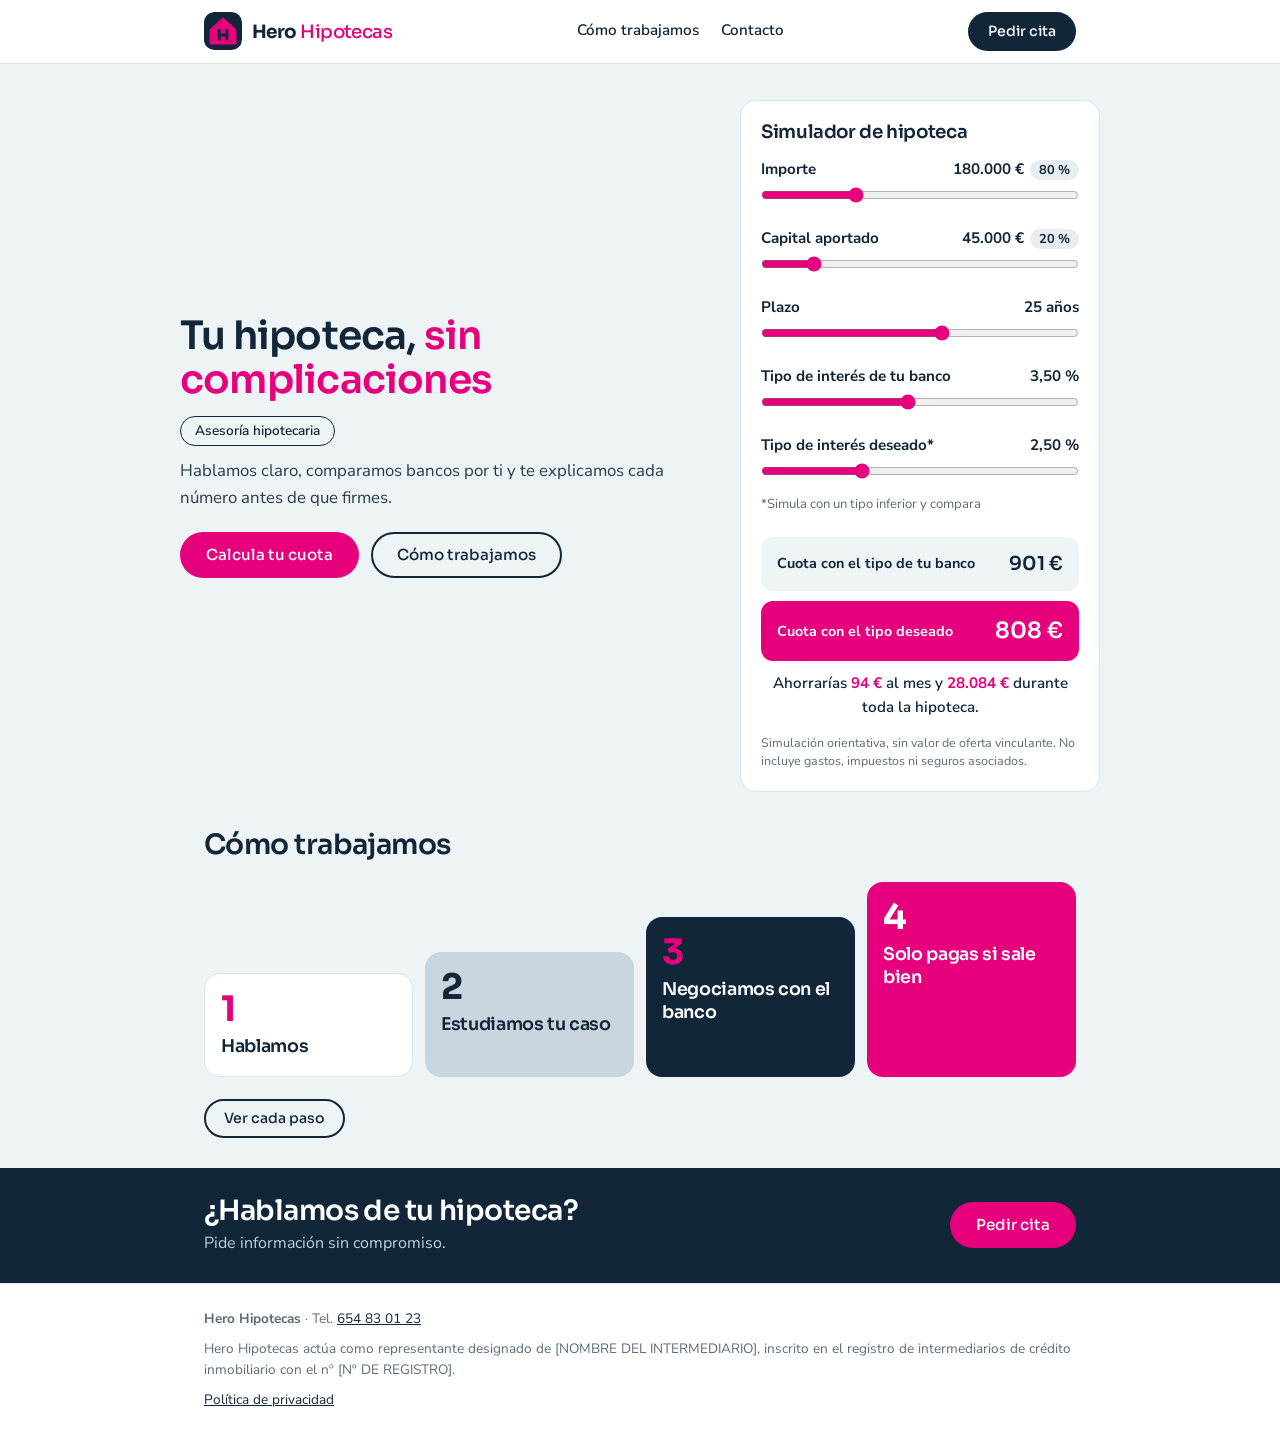
<file: index.html>
<!DOCTYPE html>
<html lang="es">
<head>
  <meta charset="utf-8">
  <meta name="viewport" content="width=device-width, initial-scale=1">
  <title>Hero Hipotecas · Tu hipoteca, sin complicaciones</title>
  <meta name="description" content="Hablamos claro, comparamos bancos por ti y te explicamos cada número antes de que firmes. Pide información sin compromiso.">
  <link rel="icon" type="image/svg+xml" href="favicon.svg">
  <link rel="preconnect" href="https://fonts.googleapis.com">
  <link rel="preconnect" href="https://fonts.gstatic.com" crossorigin>
  <link href="https://fonts.googleapis.com/css2?family=Nunito+Sans:wght@400;600;700&family=Sora:wght@500;600;700&display=swap" rel="stylesheet">
  <link rel="stylesheet" href="styles.css">
</head>
<body>

  <header class="site-header">
    <div class="container">
      <a class="logo" href="index.html" aria-label="Hero Hipotecas, ir al inicio">
        <svg viewBox="0 0 36 36" aria-hidden="true"><rect width="36" height="36" rx="10" fill="#12263A"/><path d="M6 17 L18 6 L30 17 V30 H6 Z" fill="#E6007E" stroke="#E6007E" stroke-width="1.5" stroke-linejoin="round"/><rect x="13" y="16" width="2.8" height="11" rx="1" fill="#12263A"/><rect x="20.2" y="16" width="2.8" height="11" rx="1" fill="#12263A"/><rect x="13" y="20.4" width="10" height="2.8" rx="1" fill="#12263A"/></svg>
        <div><b>Hero</b> <span>Hipotecas</span></div>
      </a>
      <nav class="nav-links" aria-label="Principal">
        <a href="como-trabajamos.html">Cómo trabajamos</a>
        <a href="contacto.html">Contacto</a>
      </nav>
      <button type="button" class="btn btn-dark btn-small" data-cita>Pedir cita</button>
    </div>
  </header>

  <main>
    <section class="container hero">
      <div>
        <h1>Tu hipoteca, <span class="acento">sin complicaciones</span></h1>
        <span class="etiqueta">Asesoría hipotecaria</span>
        <p class="lead">Hablamos claro, comparamos bancos por ti y te explicamos cada número antes de que firmes.</p>
        <div class="acciones">
          <a class="btn btn-primary" href="#simulador">Calcula tu cuota</a>
          <a class="btn btn-outline" href="como-trabajamos.html">Cómo trabajamos</a>
        </div>
      </div>

      <div class="card sim" id="simulador">
        <h2>Simulador de hipoteca</h2>

        <div class="campo">
          <div class="lab"><label for="imp">Importe</label><span class="valor"><span id="o-imp"></span><em class="pct" id="p-imp"></em></span></div>
          <input type="range" id="imp" min="50000" max="500000" step="5000" value="180000">
        </div>

        <div class="campo">
          <div class="lab"><label for="apo">Capital aportado</label><span class="valor"><span id="o-apo"></span><em class="pct" id="p-apo"></em></span></div>
          <input type="range" id="apo" min="0" max="300000" step="5000" value="45000">
        </div>

        <div class="campo">
          <div class="lab"><label for="pl">Plazo</label><span class="valor" id="o-pl"></span></div>
          <input type="range" id="pl" min="5" max="40" step="1" value="25">
        </div>

        <div class="campo">
          <div class="lab"><label for="tb">Tipo de interés de tu banco</label><span class="valor" id="o-tb"></span></div>
          <input type="range" id="tb" min="0.5" max="7" step="0.05" value="3.5">
        </div>

        <div class="campo">
          <div class="lab"><label for="td">Tipo de interés deseado*</label><span class="valor" id="o-td"></span></div>
          <input type="range" id="td" min="0.5" max="7" step="0.05" value="2.5">
          <p class="nota">*Simula con un tipo inferior y compara</p>
        </div>

        <div class="resultados">
          <div class="res-fila"><span>Cuota con el tipo de tu banco</span><span class="cifra" id="c-banco"></span></div>
          <div class="res-fila destacada"><span>Cuota con el tipo deseado</span><span class="cifra" id="c-deseado"></span></div>
          <p class="ahorro" id="ahorro"></p>
        </div>
        <p class="aviso">Simulación orientativa, sin valor de oferta vinculante. No incluye gastos, impuestos ni seguros asociados.</p>
      </div>
    </section>

    <section class="seccion">
      <div class="container">
        <h2>Cómo trabajamos</h2>
        <div class="escalera compacta">
          <div class="escalon e1"><span class="n">1</span><h3>Hablamos</h3></div>
          <div class="escalon e2"><span class="n">2</span><h3>Estudiamos tu caso</h3></div>
          <div class="escalon e3"><span class="n">3</span><h3>Negociamos con el banco</h3></div>
          <div class="escalon e4"><span class="n">4</span><h3>Solo pagas si sale bien</h3></div>
        </div>
        <p class="mas"><a class="btn btn-outline btn-small" href="como-trabajamos.html">Ver cada paso</a></p>
      </div>
    </section>

    <section class="cta">
      <div class="container">
        <div>
          <h2>¿Hablamos de tu hipoteca?</h2>
          <p>Pide información sin compromiso.</p>
        </div>
        <button type="button" class="btn btn-primary" data-cita>Pedir cita</button>
      </div>
    </section>
  </main>

  <footer class="site-footer">
    <div class="container">
      <p><strong>Hero Hipotecas</strong> · Tel. <a href="tel:+34654830123">654 83 01 23</a></p>
      <p>Hero Hipotecas actúa como representante designado de [NOMBRE DEL INTERMEDIARIO], inscrito en el registro de intermediarios de crédito inmobiliario con el nº [Nº DE REGISTRO].</p>
      <p><a href="politica-privacidad.html">Política de privacidad</a></p>
    </div>
  </footer>

  <script src="app.js"></script>
  <script>
    /* Simulador de hipoteca */
    (function () {
      var $ = function (id) { return document.getElementById(id); };
      var euros = new Intl.NumberFormat('es-ES', { maximumFractionDigits: 0 });
      var tasa = new Intl.NumberFormat('es-ES', { minimumFractionDigits: 2, maximumFractionDigits: 2 });

      function cuota(capital, anios, tipoAnual) {
        var n = anios * 12;
        var r = tipoAnual / 100 / 12;
        return r === 0 ? capital / n : capital * r / (1 - Math.pow(1 + r, -n));
      }

      function calcular() {
        var imp = +$('imp').value;
        var apo = +$('apo').value;
        var anios = +$('pl').value;
        var tb = +$('tb').value;
        var td = +$('td').value;

        var total = imp + apo;
        var pApo = Math.round(apo / total * 100);
        var pImp = 100 - pApo;

        $('o-imp').textContent = euros.format(imp) + ' €';
        $('p-imp').textContent = pImp + ' %';
        $('o-apo').textContent = euros.format(apo) + ' €';
        $('p-apo').textContent = pApo + ' %';
        $('o-pl').textContent = anios + ' años';
        $('o-tb').textContent = tasa.format(tb) + ' %';
        $('o-td').textContent = tasa.format(td) + ' %';

        var cB = cuota(imp, anios, tb);
        var cD = cuota(imp, anios, td);
        $('c-banco').textContent = euros.format(Math.round(cB)) + ' €';
        $('c-deseado').textContent = euros.format(Math.round(cD)) + ' €';

        var dif = cB - cD;
        var meses = anios * 12;
        var msg = $('ahorro');
        if (dif >= 0.5) {
          msg.innerHTML = 'Ahorrarías <strong>' + euros.format(Math.round(dif)) + ' €</strong> al mes y <strong>' +
            euros.format(Math.round(dif * meses)) + ' €</strong> durante toda la hipoteca.';
        } else if (dif <= -0.5) {
          msg.textContent = 'Con ese tipo pagarías ' + euros.format(Math.round(-dif)) + ' € más al mes.';
        } else {
          msg.textContent = 'Con estos dos tipos la cuota es prácticamente la misma.';
        }
      }

      ['imp', 'apo', 'pl', 'tb', 'td'].forEach(function (id) {
        $(id).addEventListener('input', calcular);
      });
      calcular();
    })();
  </script>
</body>
</html>
</file>
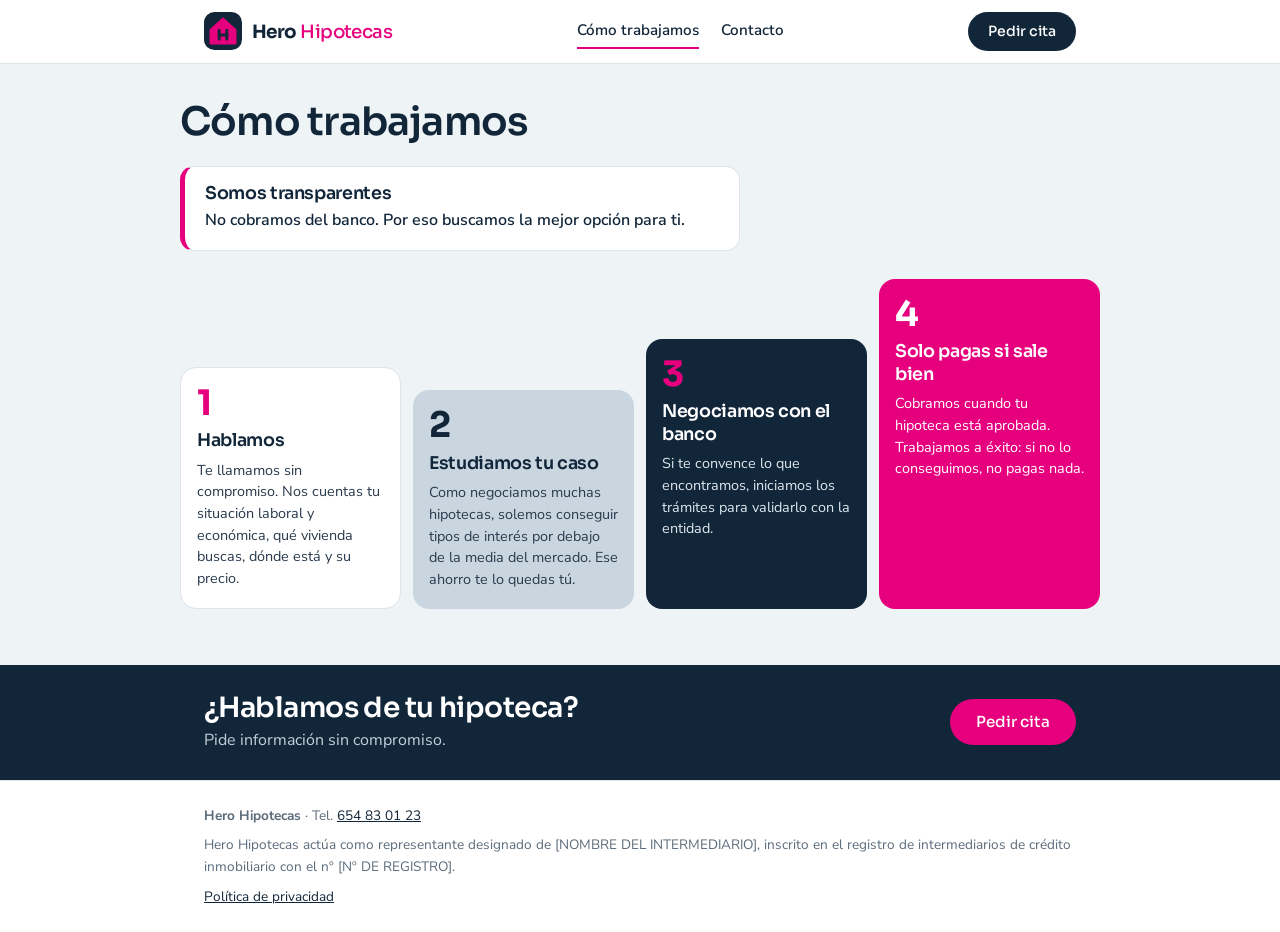
<file: como-trabajamos.html>
<!DOCTYPE html>
<html lang="es">
<head>
  <meta charset="utf-8">
  <meta name="viewport" content="width=device-width, initial-scale=1">
  <title>Cómo trabajamos · Hero Hipotecas</title>
  <meta name="description" content="Hablamos, estudiamos tu caso, negociamos con el banco y solo pagas si sale bien.">
  <link rel="icon" type="image/svg+xml" href="favicon.svg">
  <link rel="preconnect" href="https://fonts.googleapis.com">
  <link rel="preconnect" href="https://fonts.gstatic.com" crossorigin>
  <link href="https://fonts.googleapis.com/css2?family=Nunito+Sans:wght@400;600;700&family=Sora:wght@500;600;700&display=swap" rel="stylesheet">
  <link rel="stylesheet" href="styles.css">
</head>
<body>

  <header class="site-header">
    <div class="container">
      <a class="logo" href="index.html" aria-label="Hero Hipotecas, ir al inicio">
        <svg viewBox="0 0 36 36" aria-hidden="true"><rect width="36" height="36" rx="10" fill="#12263A"/><path d="M6 17 L18 6 L30 17 V30 H6 Z" fill="#E6007E" stroke="#E6007E" stroke-width="1.5" stroke-linejoin="round"/><rect x="13" y="16" width="2.8" height="11" rx="1" fill="#12263A"/><rect x="20.2" y="16" width="2.8" height="11" rx="1" fill="#12263A"/><rect x="13" y="20.4" width="10" height="2.8" rx="1" fill="#12263A"/></svg>
        <div><b>Hero</b> <span>Hipotecas</span></div>
      </a>
      <nav class="nav-links" aria-label="Principal">
        <a href="como-trabajamos.html" aria-current="page">Cómo trabajamos</a>
        <a href="contacto.html">Contacto</a>
      </nav>
      <button type="button" class="btn btn-dark btn-small" data-cita>Pedir cita</button>
    </div>
  </header>

  <main>
    <section class="container pagina">
      <h1>Cómo trabajamos</h1>

      <div class="transparencia">
        <h2>Somos transparentes</h2>
        <p>No cobramos del banco. Por eso buscamos la mejor opción para ti.</p>
      </div>

      <div class="escalera">
        <div class="escalon e1">
          <span class="n">1</span>
          <h3>Hablamos</h3>
          <p>Te llamamos sin compromiso. Nos cuentas tu situación laboral y económica, qué vivienda buscas, dónde está y su precio.</p>
        </div>
        <div class="escalon e2">
          <span class="n">2</span>
          <h3>Estudiamos tu caso</h3>
          <p>Como negociamos muchas hipotecas, solemos conseguir tipos de interés por debajo de la media del mercado. Ese ahorro te lo quedas tú.</p>
        </div>
        <div class="escalon e3">
          <span class="n">3</span>
          <h3>Negociamos con el banco</h3>
          <p>Si te convence lo que encontramos, iniciamos los trámites para validarlo con la entidad.</p>
        </div>
        <div class="escalon e4">
          <span class="n">4</span>
          <h3>Solo pagas si sale bien</h3>
          <p>Cobramos cuando tu hipoteca está aprobada. Trabajamos a éxito: si no lo conseguimos, no pagas nada.</p>
        </div>
      </div>
    </section>

    <section class="cta" style="margin-top: 40px;">
      <div class="container">
        <div>
          <h2>¿Hablamos de tu hipoteca?</h2>
          <p>Pide información sin compromiso.</p>
        </div>
        <button type="button" class="btn btn-primary" data-cita>Pedir cita</button>
      </div>
    </section>
  </main>

  <footer class="site-footer">
    <div class="container">
      <p><strong>Hero Hipotecas</strong> · Tel. <a href="tel:+34654830123">654 83 01 23</a></p>
      <p>Hero Hipotecas actúa como representante designado de [NOMBRE DEL INTERMEDIARIO], inscrito en el registro de intermediarios de crédito inmobiliario con el nº [Nº DE REGISTRO].</p>
      <p><a href="politica-privacidad.html">Política de privacidad</a></p>
    </div>
  </footer>

  <script src="app.js"></script>
</body>
</html>
</file>
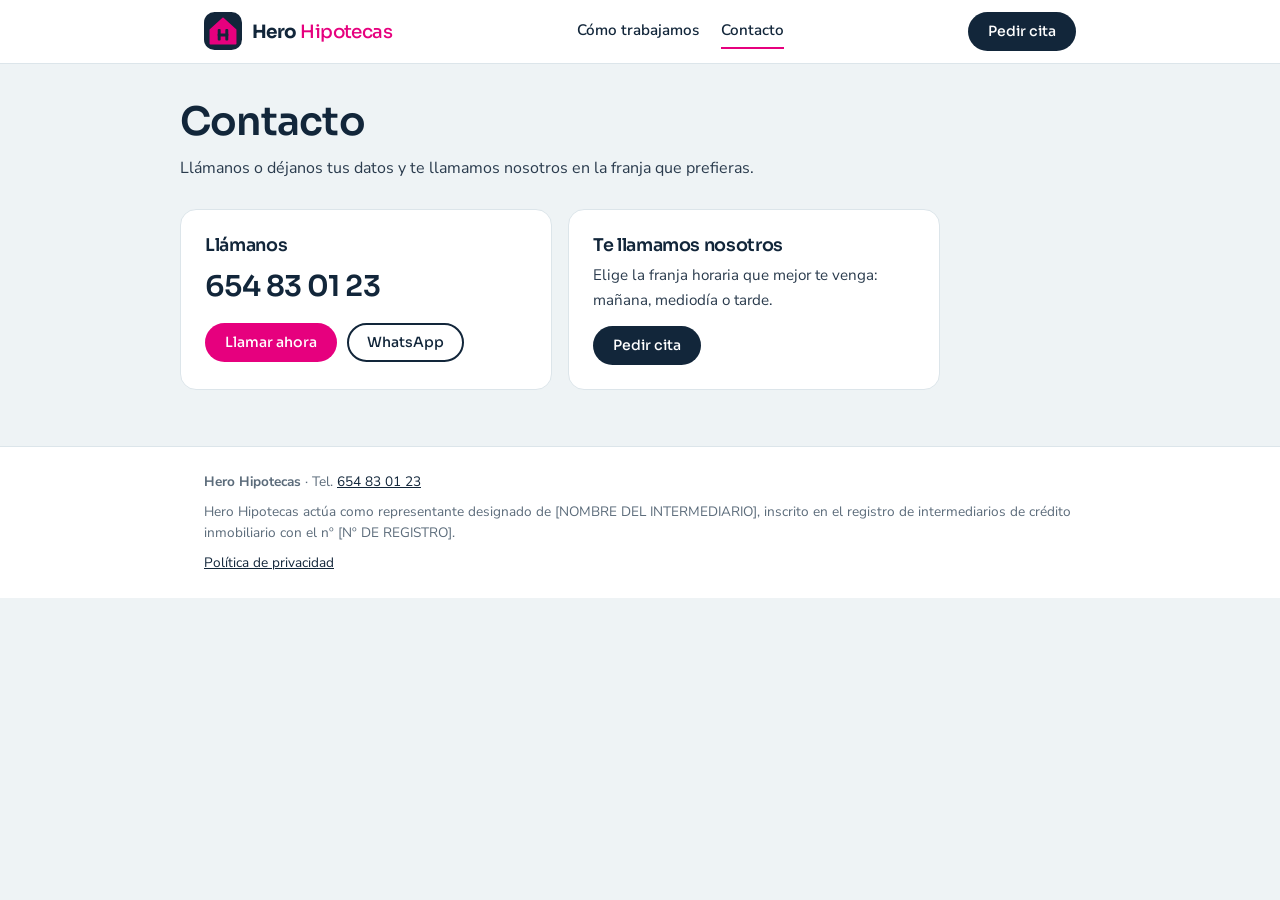
<file: contacto.html>
<!DOCTYPE html>
<html lang="es">
<head>
  <meta charset="utf-8">
  <meta name="viewport" content="width=device-width, initial-scale=1">
  <title>Contacto · Hero Hipotecas</title>
  <meta name="description" content="Llama al 654 83 01 23 o pide cita y te llamamos en la franja horaria que prefieras.">
  <link rel="icon" type="image/svg+xml" href="favicon.svg">
  <link rel="preconnect" href="https://fonts.googleapis.com">
  <link rel="preconnect" href="https://fonts.gstatic.com" crossorigin>
  <link href="https://fonts.googleapis.com/css2?family=Nunito+Sans:wght@400;600;700&family=Sora:wght@500;600;700&display=swap" rel="stylesheet">
  <link rel="stylesheet" href="styles.css">
</head>
<body>

  <header class="site-header">
    <div class="container">
      <a class="logo" href="index.html" aria-label="Hero Hipotecas, ir al inicio">
        <svg viewBox="0 0 36 36" aria-hidden="true"><rect width="36" height="36" rx="10" fill="#12263A"/><path d="M6 17 L18 6 L30 17 V30 H6 Z" fill="#E6007E" stroke="#E6007E" stroke-width="1.5" stroke-linejoin="round"/><rect x="13" y="16" width="2.8" height="11" rx="1" fill="#12263A"/><rect x="20.2" y="16" width="2.8" height="11" rx="1" fill="#12263A"/><rect x="13" y="20.4" width="10" height="2.8" rx="1" fill="#12263A"/></svg>
        <div><b>Hero</b> <span>Hipotecas</span></div>
      </a>
      <nav class="nav-links" aria-label="Principal">
        <a href="como-trabajamos.html">Cómo trabajamos</a>
        <a href="contacto.html" aria-current="page">Contacto</a>
      </nav>
      <button type="button" class="btn btn-dark btn-small" data-cita>Pedir cita</button>
    </div>
  </header>

  <main>
    <section class="container pagina">
      <h1>Contacto</h1>
      <p class="intro">Llámanos o déjanos tus datos y te llamamos nosotros en la franja que prefieras.</p>

      <div class="contacto-grid">
        <div class="card">
          <h3>Llámanos</h3>
          <a class="telefono" href="tel:+34654830123">654 83 01 23</a>
          <div class="acciones">
            <a class="btn btn-primary btn-small" href="tel:+34654830123">Llamar ahora</a>
            <a class="btn btn-outline btn-small" href="https://wa.me/34654830123" target="_blank" rel="noopener">WhatsApp</a>
          </div>
        </div>

        <div class="card">
          <h3>Te llamamos nosotros</h3>
          <p>Elige la franja horaria que mejor te venga: mañana, mediodía o tarde.</p>
          <div class="acciones" style="margin-top: 14px;">
            <button type="button" class="btn btn-dark btn-small" data-cita>Pedir cita</button>
          </div>
        </div>
      </div>
    </section>
  </main>

  <footer class="site-footer" style="margin-top: 40px;">
    <div class="container">
      <p><strong>Hero Hipotecas</strong> · Tel. <a href="tel:+34654830123">654 83 01 23</a></p>
      <p>Hero Hipotecas actúa como representante designado de [NOMBRE DEL INTERMEDIARIO], inscrito en el registro de intermediarios de crédito inmobiliario con el nº [Nº DE REGISTRO].</p>
      <p><a href="politica-privacidad.html">Política de privacidad</a></p>
    </div>
  </footer>

  <script src="app.js"></script>
</body>
</html>
</file>
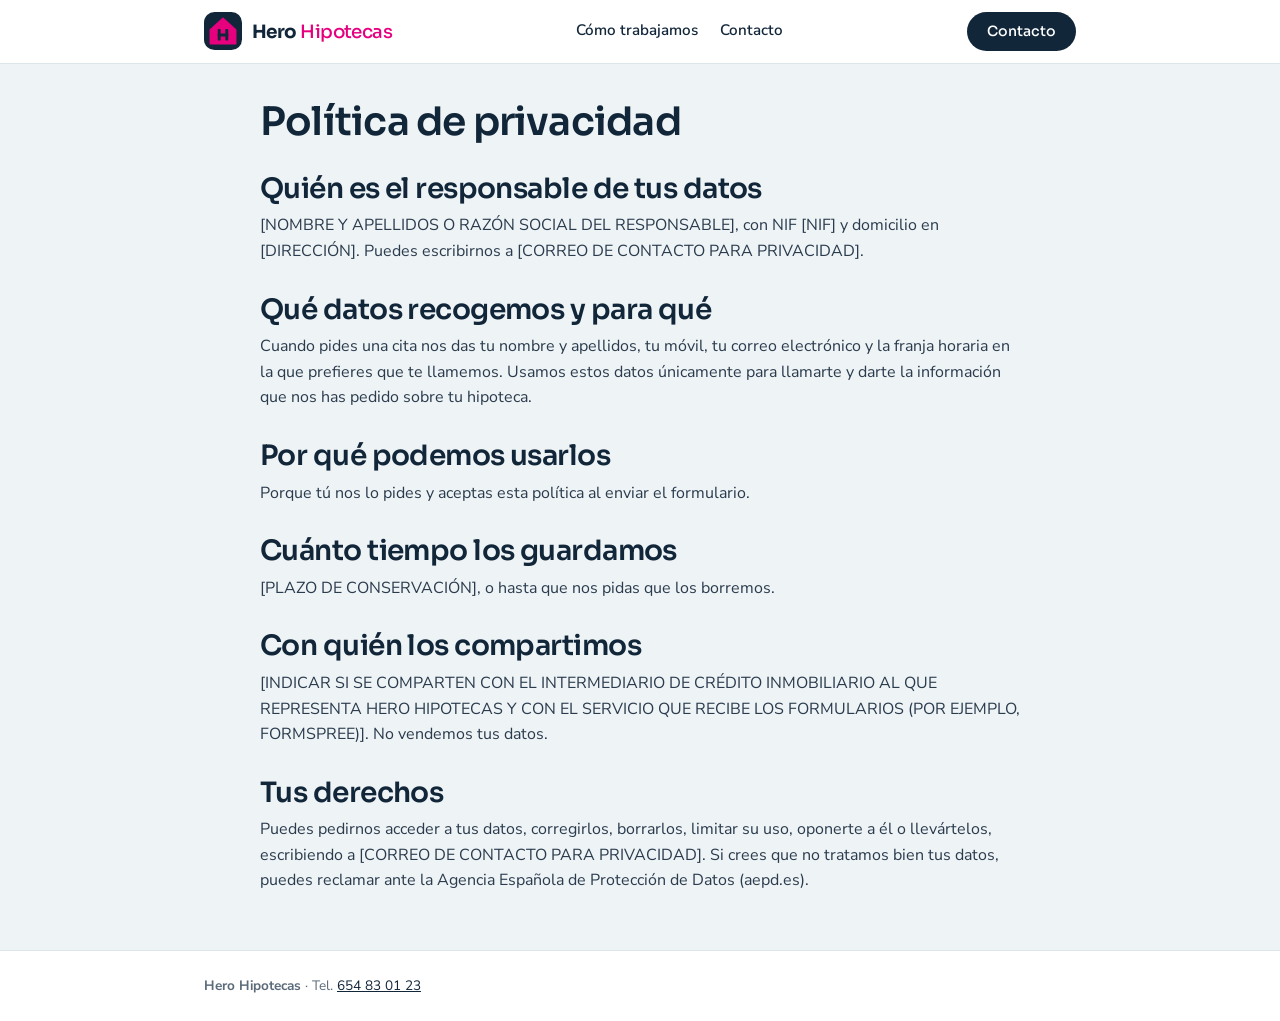
<file: politica-privacidad.html>
<!DOCTYPE html>
<html lang="es">
<head>
  <meta charset="utf-8">
  <meta name="viewport" content="width=device-width, initial-scale=1">
  <title>Política de privacidad · Hero Hipotecas</title>
  <meta name="robots" content="noindex">
  <link rel="icon" type="image/svg+xml" href="favicon.svg">
  <link rel="preconnect" href="https://fonts.googleapis.com">
  <link rel="preconnect" href="https://fonts.gstatic.com" crossorigin>
  <link href="https://fonts.googleapis.com/css2?family=Nunito+Sans:wght@400;600;700&family=Sora:wght@500;600;700&display=swap" rel="stylesheet">
  <link rel="stylesheet" href="styles.css">
</head>
<body>

  <header class="site-header">
    <div class="container">
      <a class="logo" href="index.html" aria-label="Hero Hipotecas, ir al inicio">
        <svg viewBox="0 0 36 36" aria-hidden="true"><rect width="36" height="36" rx="10" fill="#12263A"/><path d="M6 17 L18 6 L30 17 V30 H6 Z" fill="#E6007E" stroke="#E6007E" stroke-width="1.5" stroke-linejoin="round"/><rect x="13" y="16" width="2.8" height="11" rx="1" fill="#12263A"/><rect x="20.2" y="16" width="2.8" height="11" rx="1" fill="#12263A"/><rect x="13" y="20.4" width="10" height="2.8" rx="1" fill="#12263A"/></svg>
        <div><b>Hero</b> <span>Hipotecas</span></div>
      </a>
      <nav class="nav-links" aria-label="Principal">
        <a href="como-trabajamos.html">Cómo trabajamos</a>
        <a href="contacto.html">Contacto</a>
      </nav>
      <a class="btn btn-dark btn-small" href="contacto.html">Contacto</a>
    </div>
  </header>

  <main>
    <section class="container pagina" style="max-width: 760px;">
      <h1>Política de privacidad</h1>

      <!-- BORRADOR: completar los datos entre corchetes y revisar el texto con el intermediario
           o con un profesional de protección de datos antes de publicar la web. -->

      <h2 style="margin-top: 28px;">Quién es el responsable de tus datos</h2>
      <p style="margin-top: 8px;">[NOMBRE Y APELLIDOS O RAZÓN SOCIAL DEL RESPONSABLE], con NIF [NIF] y domicilio en [DIRECCIÓN]. Puedes escribirnos a [CORREO DE CONTACTO PARA PRIVACIDAD].</p>

      <h2 style="margin-top: 28px;">Qué datos recogemos y para qué</h2>
      <p style="margin-top: 8px;">Cuando pides una cita nos das tu nombre y apellidos, tu móvil, tu correo electrónico y la franja horaria en la que prefieres que te llamemos. Usamos estos datos únicamente para llamarte y darte la información que nos has pedido sobre tu hipoteca.</p>

      <h2 style="margin-top: 28px;">Por qué podemos usarlos</h2>
      <p style="margin-top: 8px;">Porque tú nos lo pides y aceptas esta política al enviar el formulario.</p>

      <h2 style="margin-top: 28px;">Cuánto tiempo los guardamos</h2>
      <p style="margin-top: 8px;">[PLAZO DE CONSERVACIÓN], o hasta que nos pidas que los borremos.</p>

      <h2 style="margin-top: 28px;">Con quién los compartimos</h2>
      <p style="margin-top: 8px;">[INDICAR SI SE COMPARTEN CON EL INTERMEDIARIO DE CRÉDITO INMOBILIARIO AL QUE REPRESENTA HERO HIPOTECAS Y CON EL SERVICIO QUE RECIBE LOS FORMULARIOS (POR EJEMPLO, FORMSPREE)]. No vendemos tus datos.</p>

      <h2 style="margin-top: 28px;">Tus derechos</h2>
      <p style="margin-top: 8px;">Puedes pedirnos acceder a tus datos, corregirlos, borrarlos, limitar su uso, oponerte a él o llevártelos, escribiendo a [CORREO DE CONTACTO PARA PRIVACIDAD]. Si crees que no tratamos bien tus datos, puedes reclamar ante la Agencia Española de Protección de Datos (aepd.es).</p>
    </section>
  </main>

  <footer class="site-footer" style="margin-top: 40px;">
    <div class="container">
      <p><strong>Hero Hipotecas</strong> · Tel. <a href="tel:+34654830123">654 83 01 23</a></p>
    </div>
  </footer>
</body>
</html>
</file>
<file: styles.css>
/* Hero Hipotecas · estilos compartidos
   Paleta: azul noche, azul petróleo, fucsia, niebla, blanco
   Letras: Sora (títulos) + Nunito Sans (texto) */

:root {
  --noche: #12263A;
  --fucsia: #E6007E;
  --fucsia-oscuro: #BF0068;
  --niebla: #EEF3F5;
  --blanco: #FFFFFF;
  --texto: #2A3B4D;
  --suave: #5B6B7A;
  --linea: #DCE5EA;
  --radio: 16px;
}

*, *::before, *::after { box-sizing: border-box; }

html { scroll-behavior: smooth; }

body {
  margin: 0;
  background: var(--niebla);
  color: var(--texto);
  font-family: 'Nunito Sans', system-ui, sans-serif;
  font-size: 16px;
  line-height: 1.6;
  -webkit-font-smoothing: antialiased;
}

h1, h2, h3 {
  font-family: 'Sora', system-ui, sans-serif;
  font-weight: 600;
  color: var(--noche);
  letter-spacing: -0.02em;
  margin: 0;
}

h1 { font-size: clamp(1.8rem, 3.8vw, 2.45rem); line-height: 1.12; }
h2 { font-size: clamp(1.4rem, 2.6vw, 1.75rem); line-height: 1.2; }
h3 { font-size: 1.1rem; line-height: 1.3; }

p { margin: 0; }
a { color: inherit; }

:focus-visible {
  outline: 3px solid var(--noche);
  outline-offset: 3px;
  border-radius: 6px;
}

.container { max-width: 920px; margin: 0 auto; padding: 0 24px; }

/* ---------- Cabecera ---------- */
.site-header { background: var(--blanco); border-bottom: 1px solid var(--linea); }
.site-header .container {
  display: flex; align-items: center; justify-content: space-between;
  gap: 12px 24px; flex-wrap: wrap; padding-top: 12px; padding-bottom: 12px;
}
.logo {
  display: inline-flex; align-items: center; gap: 10px; text-decoration: none;
  font-family: 'Sora', sans-serif; font-size: 1.15rem; letter-spacing: -0.03em;
}
.logo svg { width: 38px; height: 38px; flex: none; }
.logo b { font-weight: 700; color: var(--noche); }
.logo span { font-weight: 500; color: var(--fucsia); }
.nav-links { display: flex; align-items: center; gap: 22px; }
.nav-links a { text-decoration: none; font-weight: 600; font-size: 0.95rem; color: var(--noche); padding: 4px 0; border-bottom: 2px solid transparent; }
.nav-links a:hover, .nav-links a[aria-current="page"] { border-bottom-color: var(--fucsia); }

/* ---------- Botones ---------- */
.btn {
  display: inline-block; font-family: 'Sora', sans-serif; font-weight: 500; font-size: 0.95rem;
  line-height: 1.2; padding: 12px 24px; border-radius: 999px; border: 2px solid transparent;
  text-decoration: none; cursor: pointer; transition: background-color .15s, color .15s, border-color .15s;
}
.btn-primary { background: var(--fucsia); color: var(--blanco); }
.btn-primary:hover { background: var(--fucsia-oscuro); }
.btn-outline { border-color: var(--noche); color: var(--noche); background: transparent; }
.btn-outline:hover { background: var(--noche); color: var(--blanco); }
.btn-dark { background: var(--noche); color: var(--blanco); }
.btn-dark:hover { background: #1d3a57; }
.btn-small { padding: 9px 18px; font-size: 0.88rem; }

/* ---------- Portada ---------- */
.hero { display: grid; grid-template-columns: 1fr minmax(0, 360px); gap: 36px; align-items: center; padding: 36px 0 28px; }
.etiqueta {
  display: inline-block; font-size: 0.85rem; font-weight: 600; color: var(--noche);
  border: 1px solid var(--noche); border-radius: 999px; padding: 3px 14px; margin-top: 14px;
}
.acento { color: var(--fucsia); }
.hero p.lead { margin-top: 12px; max-width: 30em; font-size: 1.05rem; }
.hero .acciones { margin-top: 20px; display: flex; flex-wrap: wrap; gap: 12px; }

/* ---------- Simulador ---------- */
.card { background: var(--blanco); border: 1px solid var(--linea); border-radius: var(--radio); padding: 24px; }
.sim { width: 100%; max-width: 360px; justify-self: end; padding: 20px; }
.sim h2 { font-size: 1.15rem; margin-bottom: 2px; }
.campo { margin-top: 14px; }
.lab { display: flex; justify-content: space-between; align-items: baseline; gap: 12px; font-size: 0.95rem; }
.lab label { font-weight: 700; color: var(--noche); }
.lab .valor { color: var(--noche); font-weight: 700; text-align: right; }
.pct {
  font-style: normal; font-weight: 700; font-size: 0.8rem; color: var(--noche);
  background: #E8EDF2; border-radius: 999px; padding: 1px 9px; margin-left: 6px; white-space: nowrap;
}
.sim input[type="range"] { width: 100%; margin: 6px 0 0; accent-color: var(--fucsia); }
.nota { font-size: 0.82rem; color: var(--suave); margin-top: 6px; }
.resultados { margin-top: 22px; display: grid; gap: 10px; }
.res-fila {
  display: flex; justify-content: space-between; align-items: center; gap: 12px;
  border-radius: 12px; padding: 12px 16px; background: var(--niebla); color: var(--noche); font-weight: 700; font-size: 0.9rem;
}
.res-fila .cifra { font-family: 'Sora', sans-serif; font-size: 1.2rem; font-weight: 600; white-space: nowrap; }
.res-fila.destacada { background: var(--fucsia); color: var(--blanco); }
.res-fila.destacada .cifra { font-size: 1.4rem; }
.ahorro { font-size: 0.95rem; font-weight: 600; color: var(--noche); text-align: center; min-height: 1.5em; }
.ahorro strong { color: var(--fucsia); }
.aviso { font-size: 0.78rem; color: var(--suave); margin-top: 14px; line-height: 1.5; }

/* ---------- Secciones ---------- */
.seccion { padding: 8px 0 30px; }
.seccion > .container > p.intro { margin-top: 8px; max-width: 36em; }
.pasos { display: grid; grid-template-columns: repeat(auto-fit, minmax(210px, 1fr)); gap: 14px; margin-top: 20px; }
.paso { background: var(--blanco); border: 1px solid var(--linea); border-radius: 14px; padding: 20px; }
.paso .num {
  display: flex; align-items: center; justify-content: center; width: 36px; height: 36px; border-radius: 10px;
  background: var(--fucsia); color: var(--blanco); font-family: 'Sora', sans-serif; font-weight: 600; margin-bottom: 12px;
}
.paso p { margin-top: 6px; font-size: 0.95rem; line-height: 1.55; }
.mas { margin-top: 22px; }

/* Página «Cómo trabajamos» en lista vertical */
.pasos-lista { display: grid; gap: 14px; margin-top: 28px; max-width: 760px; }
.pasos-lista .paso { display: grid; grid-template-columns: 52px 1fr; gap: 16px; align-items: start; padding: 22px; }
.pasos-lista .paso .num { width: 44px; height: 44px; font-size: 1.1rem; margin: 0; border-radius: 12px; }
.pasos-lista .paso p { font-size: 1rem; }

.pagina { padding: 36px 0 16px; }
.pagina p.intro { margin-top: 12px; max-width: 36em; }

/* Contacto */
.contacto-grid { display: grid; grid-template-columns: repeat(auto-fit, minmax(260px, 1fr)); gap: 16px; margin-top: 28px; max-width: 760px; }
.telefono { font-family: 'Sora', sans-serif; font-size: 1.8rem; font-weight: 600; color: var(--noche); letter-spacing: -0.02em; margin: 6px 0 14px; display: block; text-decoration: none; }
.card .acciones { display: flex; flex-wrap: wrap; gap: 10px; }
.card h3 + p { margin-top: 6px; font-size: 0.95rem; }


/* ---------- Cómo trabajamos: escalera ---------- */
.escalera { display: grid; grid-template-columns: repeat(4, 1fr); gap: 12px; align-items: end; margin-top: 28px; }
.escalon { border-radius: 16px; padding: 18px 16px; display: flex; flex-direction: column; gap: 8px; }
.escalon .n { font-family: 'Sora', sans-serif; font-weight: 700; font-size: 2.2rem; line-height: 1; letter-spacing: -0.04em; }
.escalon h3 { font-size: 1.1rem; }
.escalon p { font-size: 0.9rem; line-height: 1.5; }
.e1 { background: var(--blanco); border: 1px solid var(--linea); min-height: 150px; }
.e1 .n { color: var(--fucsia); }
.e2 { background: #C9D6E0; min-height: 210px; }
.e2 .n { color: var(--noche); }
.e3 { background: var(--noche); min-height: 270px; color: #DCE6EE; }
.e3 .n { color: var(--fucsia); }
.e3 h3 { color: var(--blanco); }
.e4 { background: var(--fucsia); min-height: 330px; color: var(--blanco); }
.e4 .n, .e4 h3 { color: var(--blanco); }
.escalera.compacta { margin-top: 20px; }
.escalera.compacta .e1 { min-height: 90px; }
.escalera.compacta .e2 { min-height: 125px; }
.escalera.compacta .e3 { min-height: 160px; }
.escalera.compacta .e4 { min-height: 195px; }

.transparencia { margin-top: 22px; max-width: 560px; background: var(--blanco); border: 1px solid var(--linea); border-left: 5px solid var(--fucsia); border-radius: 14px; padding: 16px 20px; }
.transparencia h2 { font-size: 1.1rem; }
.transparencia p { margin-top: 4px; font-weight: 600; color: var(--noche); }

/* ---------- Franja final ---------- */
.cta { background: var(--noche); padding: 26px 0; }
.cta .container { display: flex; flex-wrap: wrap; align-items: center; justify-content: space-between; gap: 16px; }
.cta h2 { color: var(--blanco); }
.cta p { color: #C3D0DB; margin-top: 4px; }

/* ---------- Pie ---------- */
.site-footer { background: var(--blanco); border-top: 1px solid var(--linea); padding: 24px 0; font-size: 0.85rem; color: var(--suave); }
.site-footer .container { display: grid; gap: 8px; }
.site-footer a { color: var(--noche); }

/* ---------- Ventana del formulario ---------- */
dialog.cita {
  border: none; border-radius: 20px; padding: 0; width: min(520px, calc(100% - 24px));
  max-height: calc(100% - 24px); color: var(--texto); background: var(--blanco);
}
dialog.cita::backdrop { background: rgba(18, 38, 58, 0.62); }
.cita-in { padding: 28px; position: relative; }
.cita-in h2 { font-size: 1.35rem; padding-right: 36px; }
.cita-in .sub { margin-top: 6px; font-size: 0.95rem; }
.cerrar {
  position: absolute; top: 14px; right: 14px; width: 38px; height: 38px; border-radius: 50%;
  border: none; background: var(--niebla); color: var(--noche); font-size: 1.3rem; line-height: 1; cursor: pointer;
}
.cerrar:hover { background: var(--linea); }
.cita form { margin-top: 18px; display: grid; gap: 14px; }
.cita label.t { display: block; font-weight: 600; font-size: 0.92rem; color: var(--noche); margin-bottom: 4px; }
.cita input[type="text"], .cita input[type="tel"], .cita input[type="email"] {
  width: 100%; font: inherit; color: var(--noche); background: var(--blanco);
  border: 1.5px solid #B9C7D3; border-radius: 10px; padding: 11px 13px;
}
.cita input:focus-visible { outline: 3px solid var(--noche); outline-offset: 1px; border-color: var(--noche); }
.cita fieldset { border: none; padding: 0; margin: 0; }
.cita legend { font-weight: 600; font-size: 0.92rem; color: var(--noche); margin-bottom: 6px; padding: 0; }
.franjas { display: grid; gap: 8px; }
.franjas label {
  display: flex; align-items: center; gap: 10px; border: 1.5px solid #B9C7D3; border-radius: 10px;
  padding: 10px 13px; cursor: pointer; font-size: 0.95rem;
}
.franjas label:has(input:checked) { border-color: var(--fucsia); background: #FFF0F8; }
.franjas input { accent-color: var(--fucsia); width: 18px; height: 18px; margin: 0; }
.privacidad { display: flex; gap: 10px; align-items: flex-start; font-size: 0.85rem; color: var(--suave); }
.privacidad input { accent-color: var(--fucsia); width: 18px; height: 18px; margin: 2px 0 0; flex: none; }
.estado { font-size: 0.92rem; font-weight: 600; min-height: 1.4em; }
.estado.error { color: #B3261E; }
.gracias { text-align: center; padding: 18px 0 6px; }
.gracias .tic { width: 56px; height: 56px; border-radius: 50%; background: var(--fucsia); color: var(--blanco); display: flex; align-items: center; justify-content: center; margin: 0 auto 14px; font-size: 1.6rem; }
.gracias h2 { padding: 0; }
.gracias p { margin-top: 8px; }
.gracias .btn { margin-top: 18px; }

/* ---------- Móvil ---------- */
@media (max-width: 820px) {
  .hero { grid-template-columns: 1fr; padding-top: 24px; }
  .sim { justify-self: center; }
  .escalera, .escalera.compacta { grid-template-columns: 1fr; align-items: stretch; gap: 10px; }
  .escalera .escalon { min-height: 0 !important; }
  .escalera .e2 { margin-left: 16px; }
  .escalera .e3 { margin-left: 32px; }
  .escalera .e4 { margin-left: 48px; }
}
@media (max-width: 560px) {
  .site-header .container { justify-content: center; }
  .nav-links { width: 100%; justify-content: center; gap: 18px; order: 3; }
  .cita-in { padding: 22px 18px; }
  .pasos-lista .paso { grid-template-columns: 1fr; gap: 10px; }
}

@media (prefers-reduced-motion: reduce) {
  html { scroll-behavior: auto; }
  .btn { transition: none; }
}
</file>
